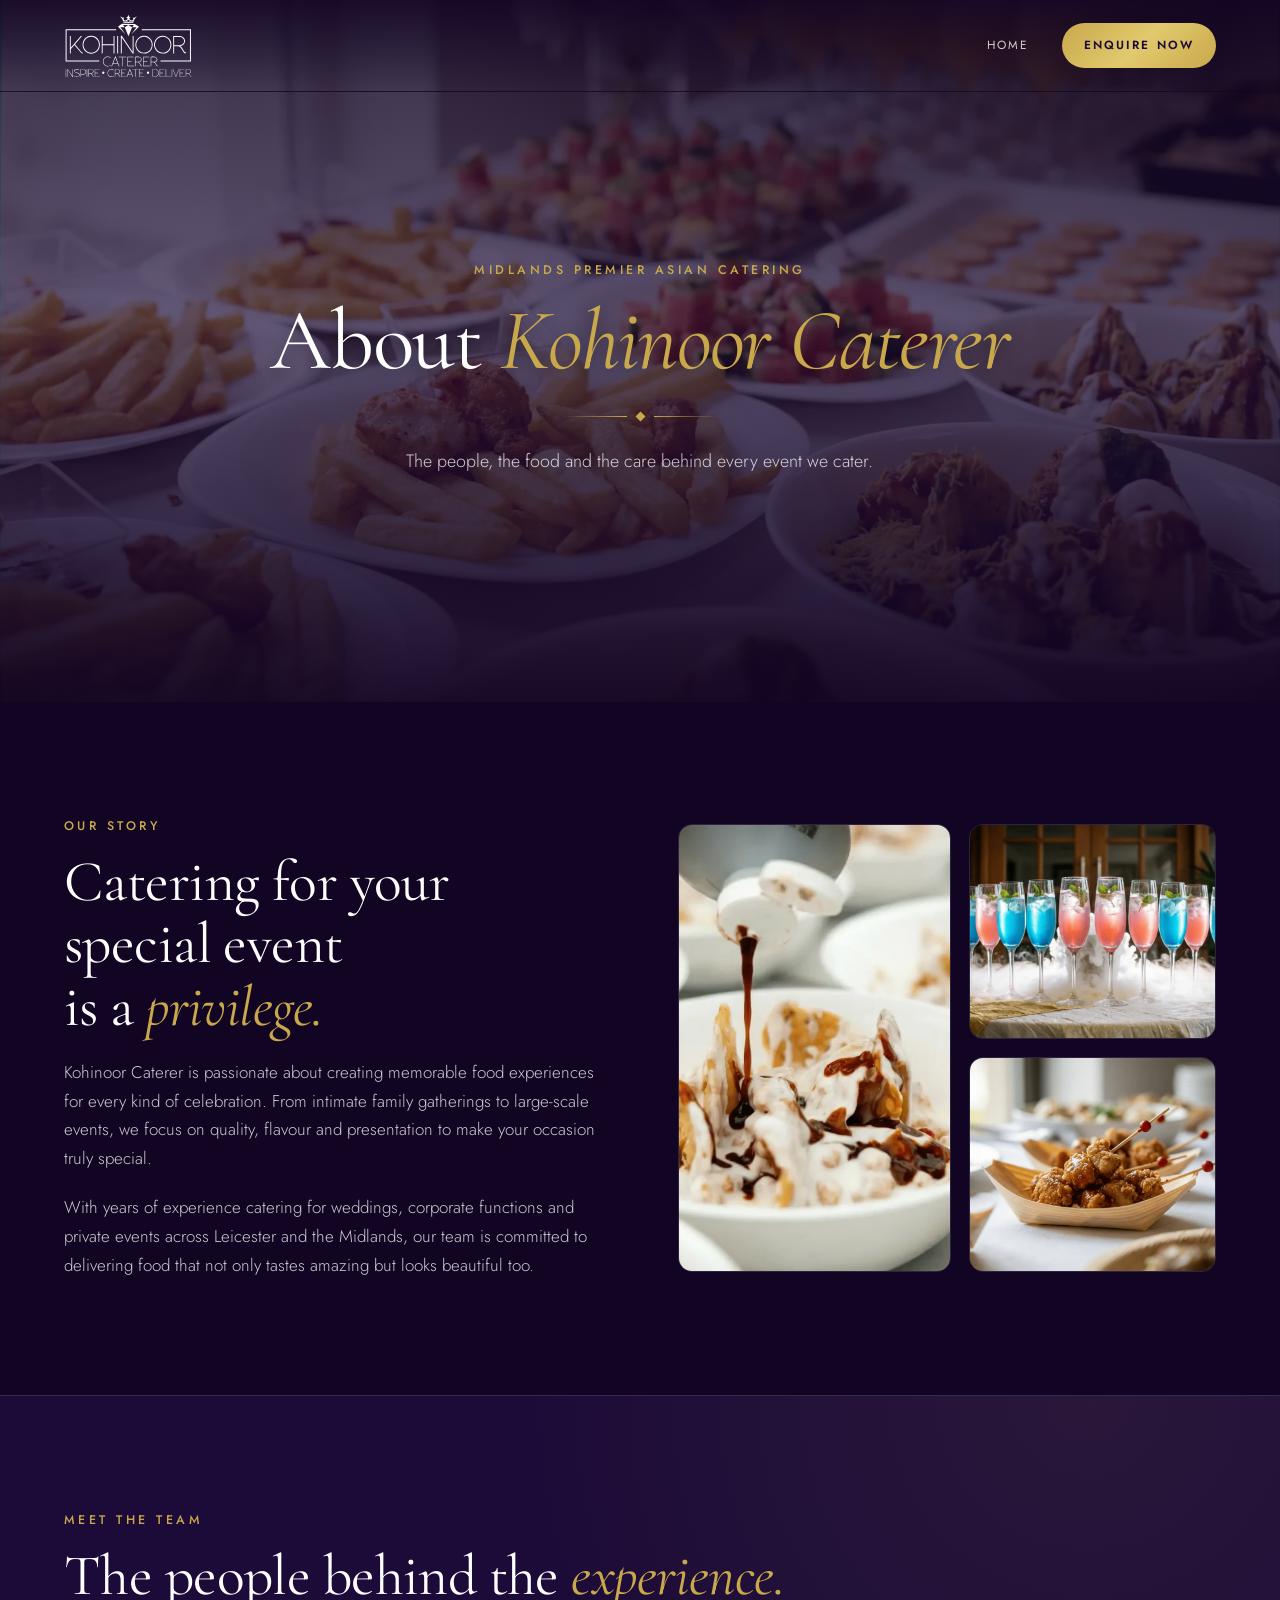
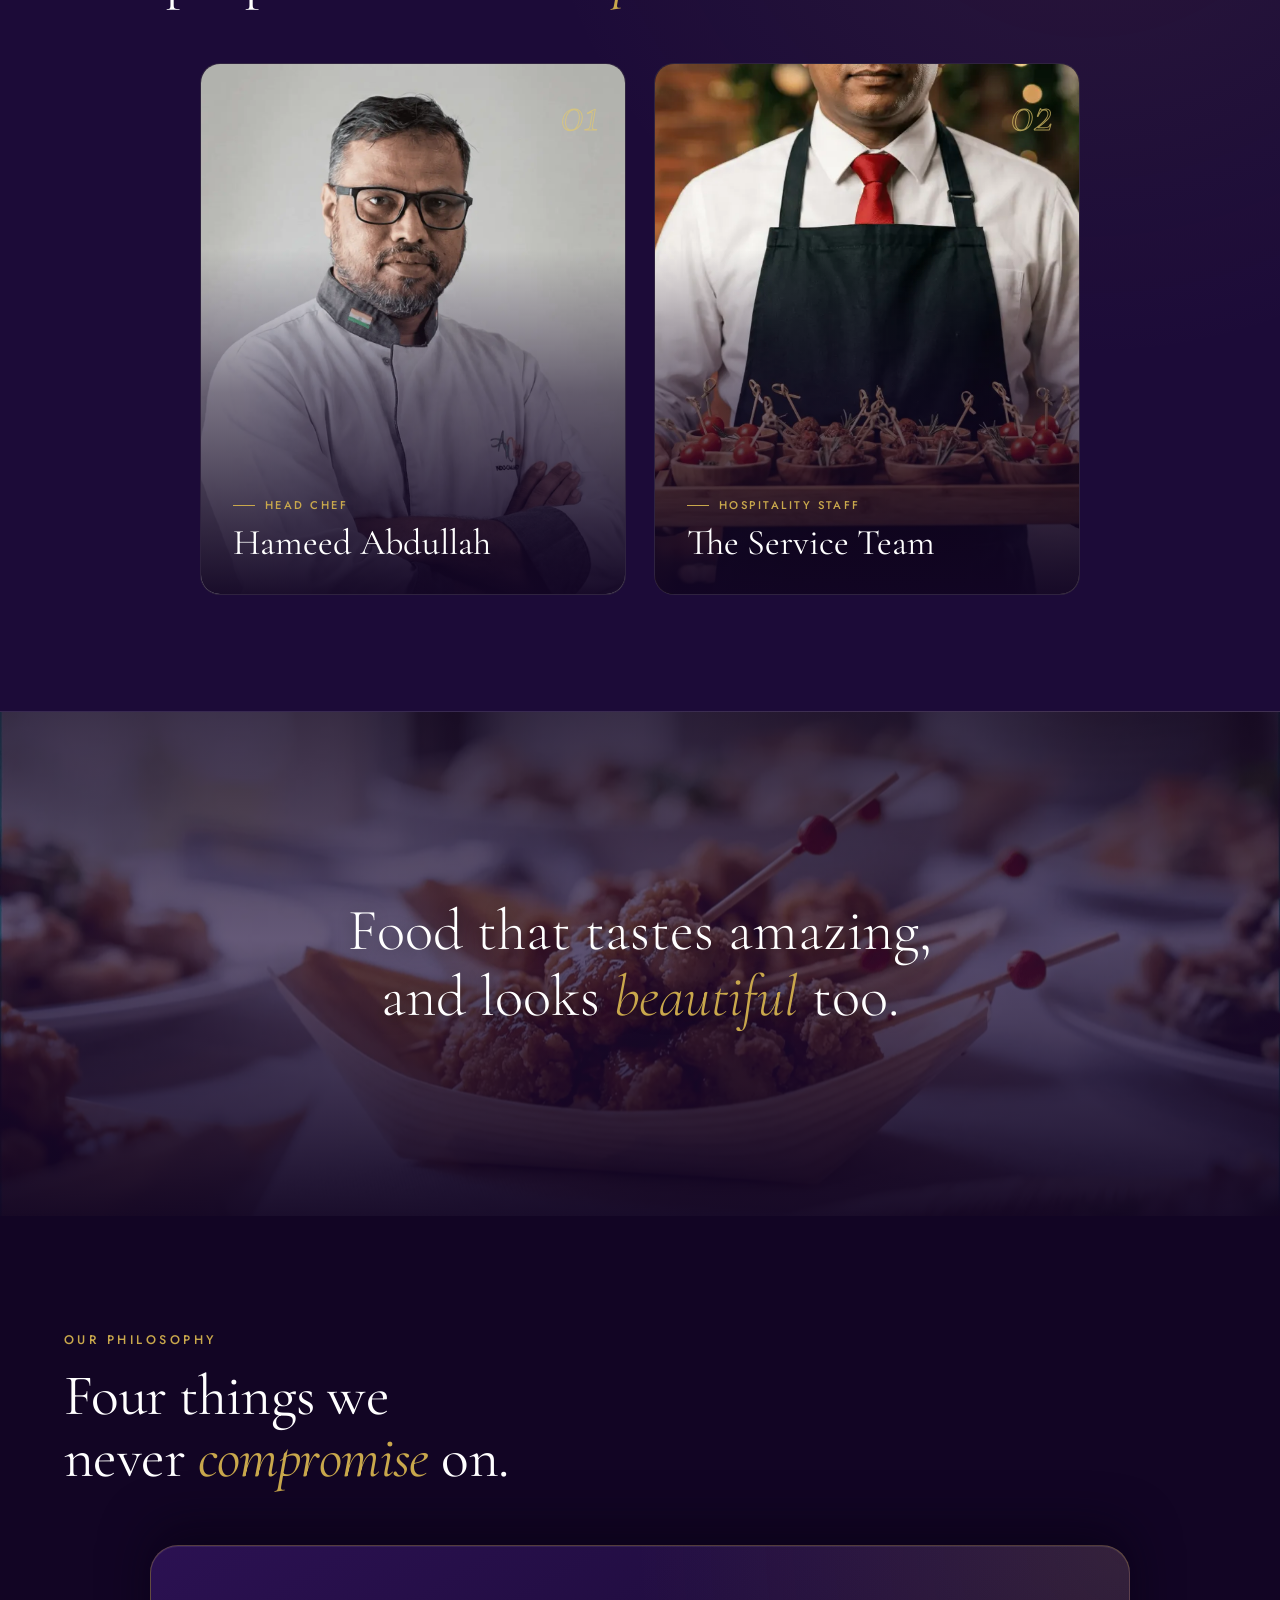
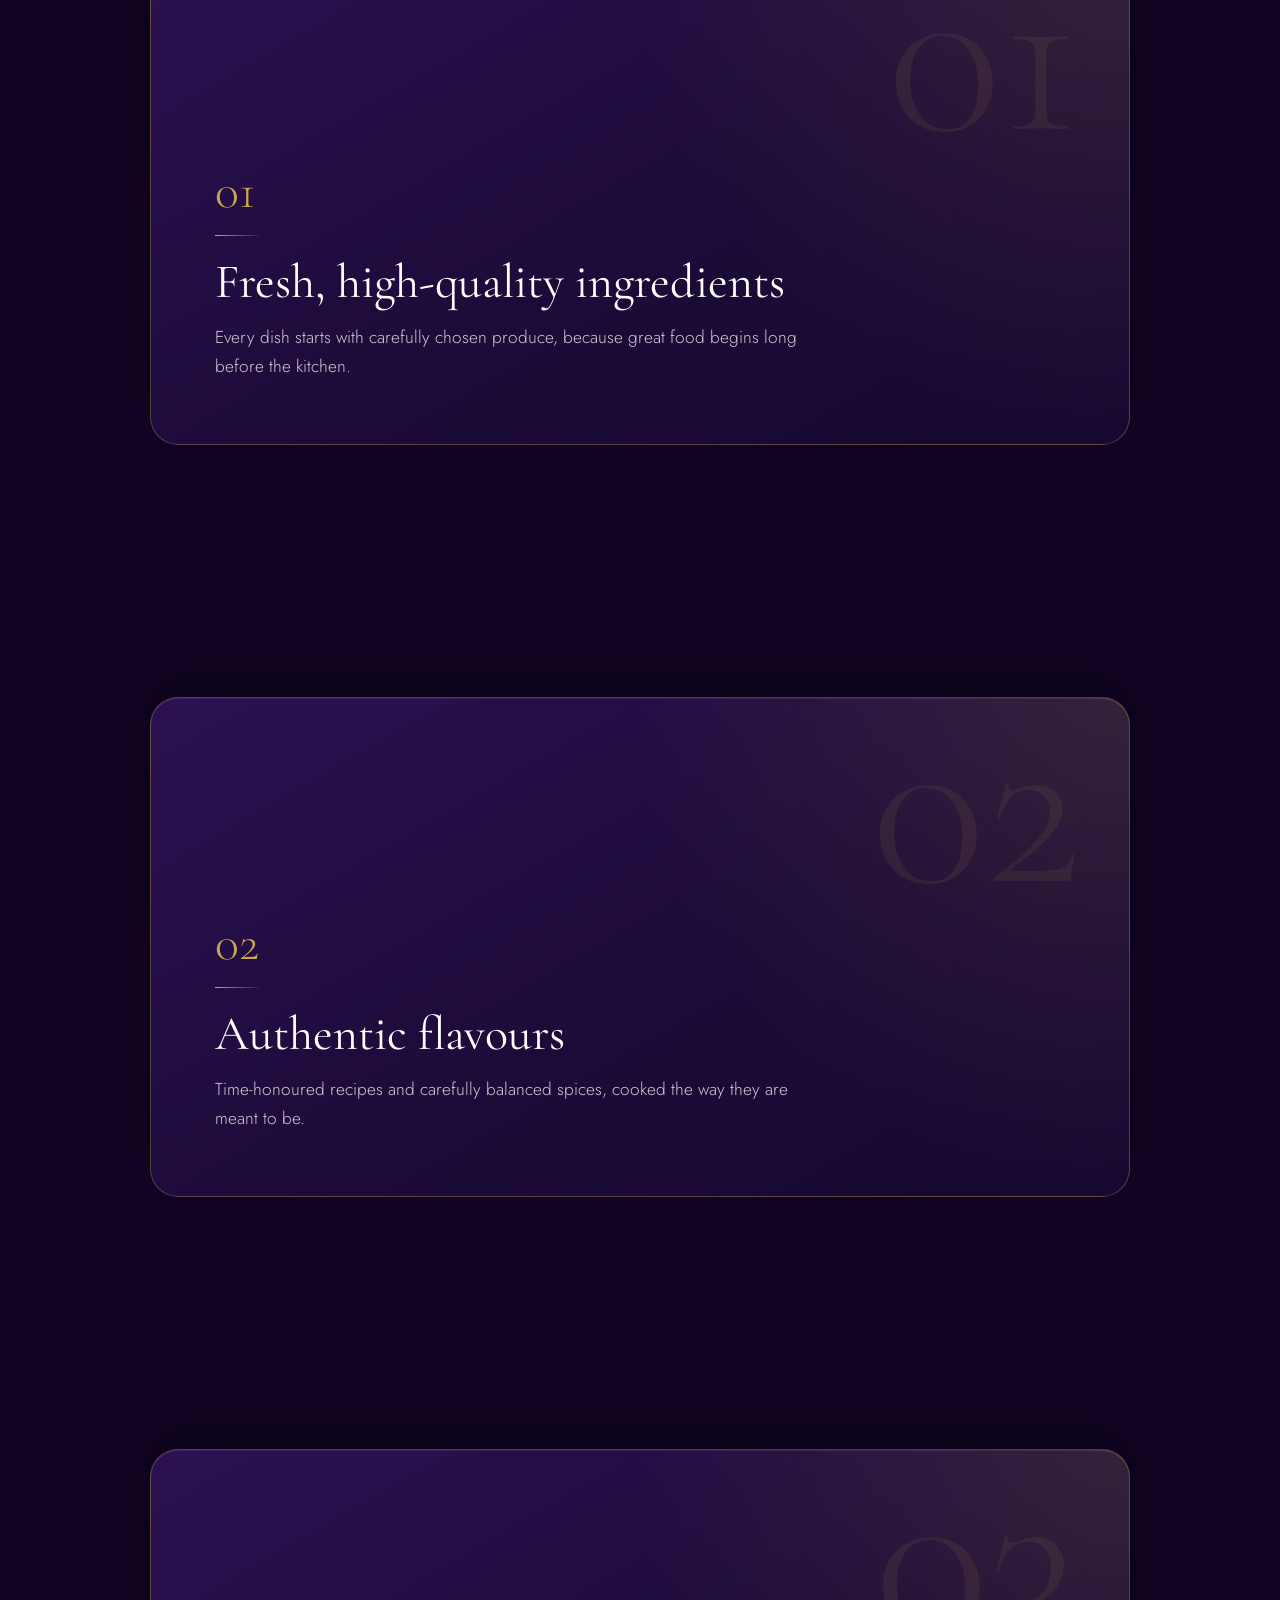
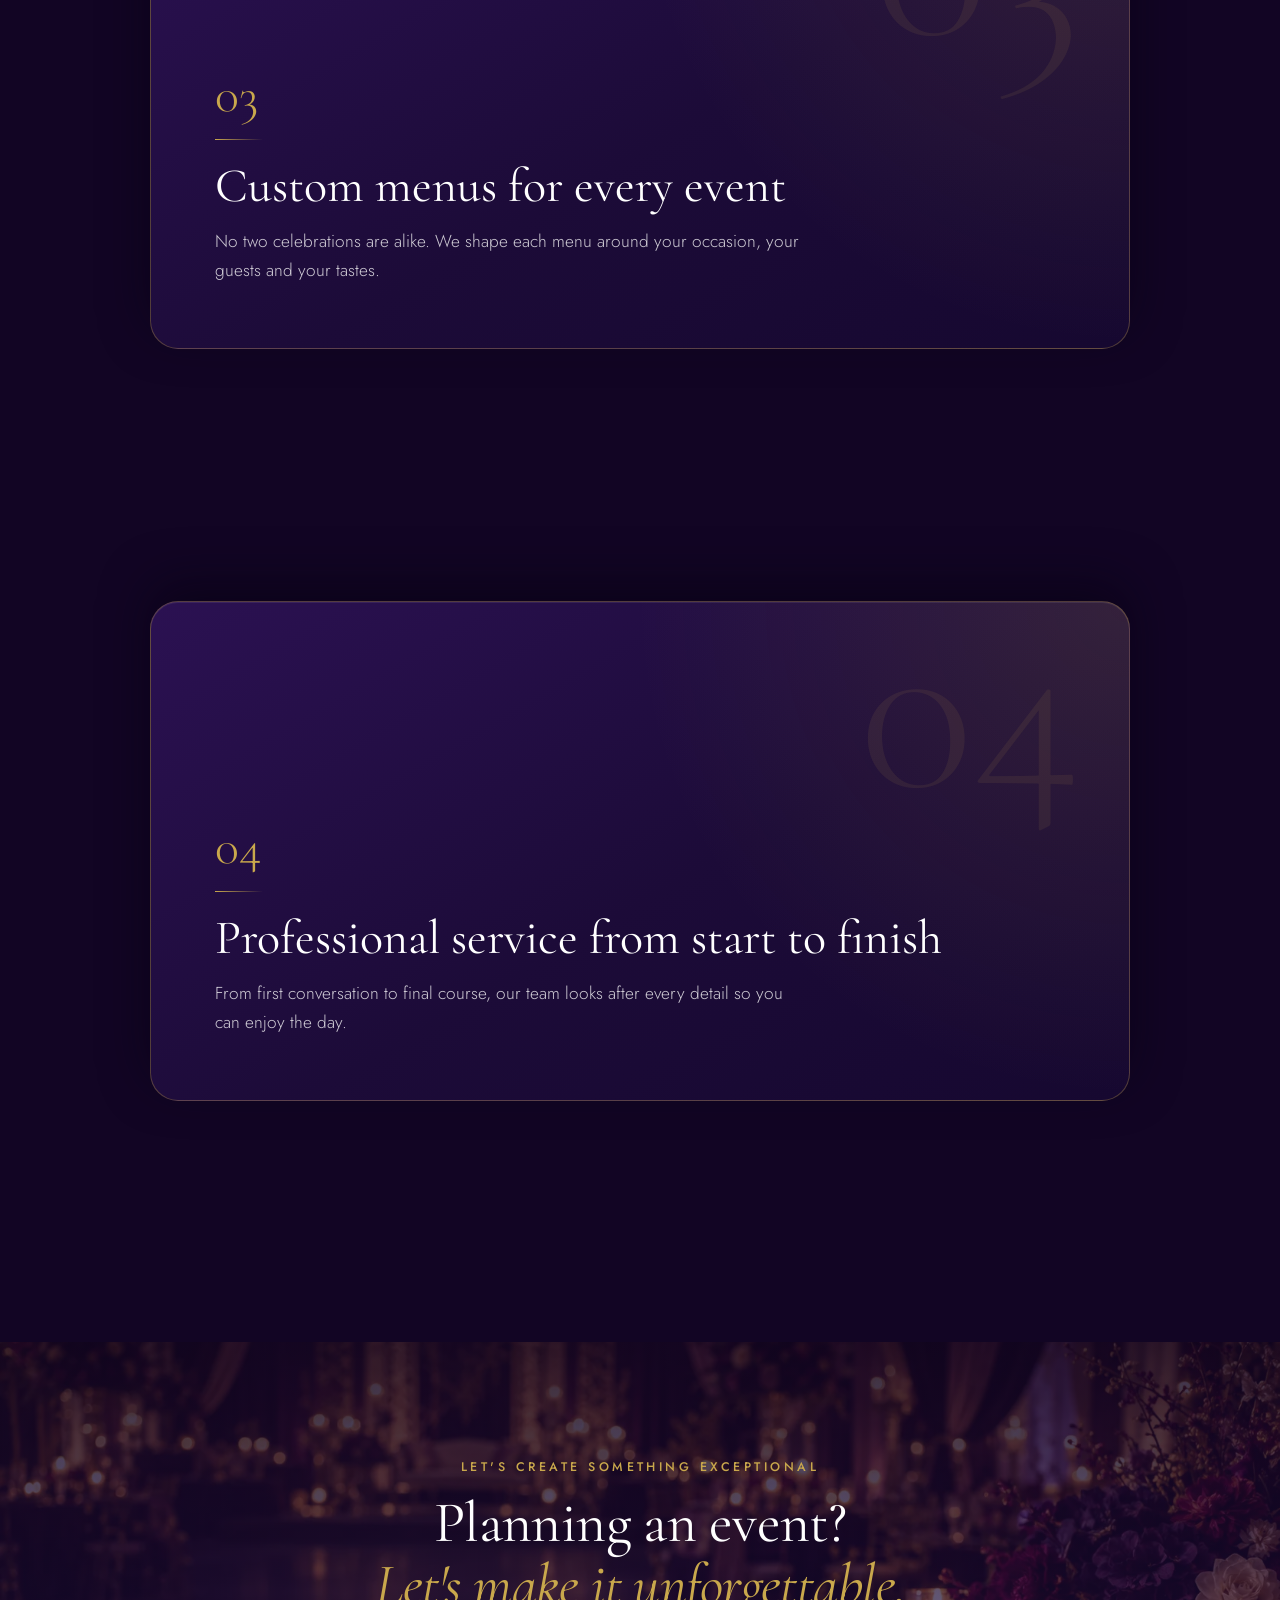
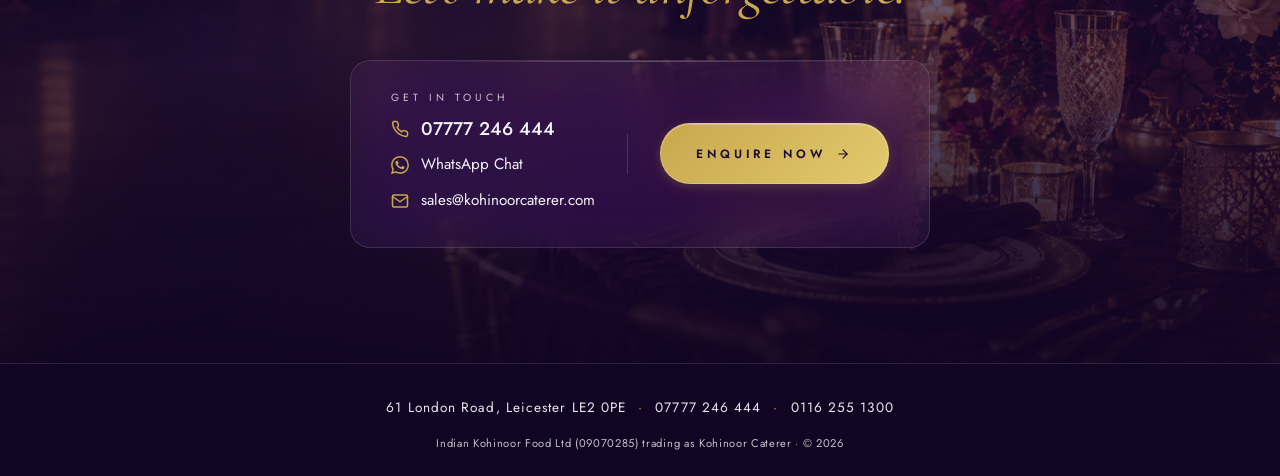
<file: about.html>
<!DOCTYPE html>
<html lang="en">

<head>
  <meta charset="UTF-8">
  <meta name="viewport" content="width=device-width, initial-scale=1.0, viewport-fit=cover">

  <!-- Primary Meta Tags -->
  <title>About Us — Kohinoor Caterer | Asian Catering in Leicester &amp; the Midlands</title>
  <meta name="description"
    content="Meet the team behind Kohinoor Caterer. Fresh ingredients, authentic flavours and professional service for weddings, private events and corporate functions across the Midlands.">
  <meta name="robots" content="index, follow">
  <meta name="theme-color" content="#1C0B38">
  <link rel="canonical" href="https://www.kohinoorcaterer.com/about.html">

  <!-- Open Graph / Social -->
  <meta property="og:title" content="About Us — Kohinoor Caterer">
  <meta property="og:description"
    content="Meet the team behind Kohinoor Caterer. Fresh ingredients, authentic flavours and professional service across the Midlands.">
  <meta property="og:type" content="website">
  <meta property="og:url" content="https://www.kohinoorcaterer.com/about.html">
  <meta property="og:image" content="https://www.kohinoorcaterer.com/assets/images/KC.png">
  <meta name="twitter:card" content="summary_large_image">

  <!-- Performance Hints -->
  <link rel="preconnect" href="https://fonts.googleapis.com">
  <link rel="preconnect" href="https://fonts.gstatic.com" crossorigin>
  <link rel="preload" href="assets/images/about/hero-buffet.webp" as="image">

  <!-- Fonts -->
  <link
    href="https://fonts.googleapis.com/css2?family=Cormorant+Garamond:ital,wght@0,300;0,400;0,500;1,300;1,400&family=Jost:wght@200;300;400;500;600&display=swap"
    rel="stylesheet" media="print" onload="this.media='all'">
  <noscript>
    <link
      href="https://fonts.googleapis.com/css2?family=Cormorant+Garamond:ital,wght@0,300;0,400;0,500;1,300;1,400&family=Jost:wght@200;300;400;500;600&display=swap"
      rel="stylesheet">
  </noscript>

  <!-- Favicon -->
  <link rel="icon" type="image/png" href="assets/images/KC.png">

  <!-- Stylesheet -->
  <link rel="stylesheet" href="assets/css/about.css?v=20261004-1">

  <!-- Scroll reveals only hide content when JS is available -->
  <script>document.documentElement.classList.add('js');</script>
</head>

<body>

  <a href="#main" class="skip-link">Skip to content</a>

  <!-- Header -->
  <header class="site-header">
    <a href="index.html" class="header-logo" aria-label="Kohinoor Caterer — Home">
      <img src="assets/images/KohinoorCaterer.svg" alt="Kohinoor Caterer" width="130" height="70">
    </a>
    <nav class="header-nav" aria-label="Primary">
      <a href="index.html" class="header-link">Home</a>
      <a href="#contact" class="header-cta">Enquire Now</a>
    </nav>
  </header>

  <main id="main">

    <!-- SECTION 1: Hero -->
    <section class="hero">
      <img class="section-bg" src="assets/images/about/hero-buffet.webp" alt="" width="1920" height="1072"
        fetchpriority="high">
      <div class="container hero-inner">
        <p class="eyebrow">Midlands Premier Asian Catering</p>
        <h1 class="hero-title">About <em>Kohinoor Caterer</em></h1>
        <div class="ornament" aria-hidden="true"><i></i><b></b><i></i></div>
        <p class="hero-lede">The people, the food and the care behind every event we cater.</p>
      </div>
    </section>

    <!-- SECTION 2: Our Story -->
    <section class="section story" aria-labelledby="story-title">
      <div class="container story-grid">
        <div class="story-copy reveal">
          <p class="eyebrow">Our Story</p>
          <h2 class="section-title" id="story-title">Catering for your special event is a <em>privilege.</em></h2>
          <p>
            Kohinoor Caterer is passionate about creating memorable food experiences for every kind of
            celebration. From intimate family gatherings to large-scale events, we focus on quality,
            flavour and presentation to make your occasion truly special.
          </p>
          <p>
            With years of experience catering for weddings, corporate functions and private events across
            Leicester and the Midlands, our team is committed to delivering food that not only tastes
            amazing but looks beautiful too.
          </p>
        </div>
        <div class="story-gallery reveal">
          <img class="gallery-tall" src="assets/images/about/dessert-service.webp"
            alt="Desserts being finished with sauce before service" width="1400" height="781" loading="lazy">
          <img src="assets/images/about/drinks-reception.webp"
            alt="Welcome drinks lined up for a reception" width="1200" height="670" loading="lazy">
          <img src="assets/images/IMG_4219-scaled.webp"
            alt="Canapés served in wooden boats" width="2560" height="1429" loading="lazy">
        </div>
      </div>
    </section>

    <!-- SECTION 3: Meet the Team -->
    <section class="section team" aria-labelledby="team-title">
      <div class="container">
        <div class="section-head reveal">
          <p class="eyebrow">Meet the Team</p>
          <h2 class="section-title" id="team-title">The people behind the <em>experience.</em></h2>
        </div>
        <ul class="team-grid">
          <li class="team-card reveal">
            <div class="team-card-inner">
              <img src="assets/images/team/hameed-abdullah.webp" alt="Hameed Abdullah" width="1449" height="1418"
                loading="lazy">
              <span class="team-index" aria-hidden="true">01</span>
              <div class="team-body">
                <p class="team-role">Head Chef</p>
                <h3>Hameed Abdullah</h3>
                <p class="team-bio">Leads the kitchen, shaping every menu and overseeing each dish from preparation to service.</p>
              </div>
            </div>
          </li>
          <li class="team-card reveal">
            <div class="team-card-inner">
              <img src="assets/images/team/service-team.webp" alt="A member of the service team carrying a tray of canapés"
                width="1400" height="781" loading="lazy">
              <span class="team-index" aria-hidden="true">02</span>
              <div class="team-body">
                <p class="team-role">Hospitality Staff</p>
                <h3>The Service Team</h3>
                <p class="team-bio">The friendly, professional team who look after you and your guests throughout the event.</p>
              </div>
            </div>
          </li>
        </ul>
      </div>
    </section>

    <!-- SECTION 4: Film Band -->
    <section class="film" aria-label="Our food">
      <video class="section-bg" muted loop playsinline preload="none" poster="assets/images/IMG_4219-scaled.webp"
        aria-hidden="true">
        <source src="assets/video/An-Najeebkohinoor-1.mp4" type="video/mp4">
      </video>
      <div class="container reveal">
        <p class="film-quote">Food that tastes amazing, and looks <em>beautiful</em> too.</p>
      </div>
    </section>

    <!-- SECTION 5: Our Philosophy -->
    <section class="section philosophy" aria-labelledby="philosophy-title">
      <div class="container">
        <div class="section-head reveal">
          <p class="eyebrow">Our Philosophy</p>
          <h2 class="section-title" id="philosophy-title">Four things we never <em>compromise</em> on.</h2>
        </div>
        <ol class="philosophy-stack">
          <li class="philosophy-card" data-num="01" style="--i: 0">
            <span class="philosophy-num" aria-hidden="true">01</span>
            <h3>Fresh, high-quality ingredients</h3>
            <p>Every dish starts with carefully chosen produce, because great food begins long before the kitchen.</p>
          </li>
          <li class="philosophy-card" data-num="02" style="--i: 1">
            <span class="philosophy-num" aria-hidden="true">02</span>
            <h3>Authentic flavours</h3>
            <p>Time-honoured recipes and carefully balanced spices, cooked the way they are meant to be.</p>
          </li>
          <li class="philosophy-card" data-num="03" style="--i: 2">
            <span class="philosophy-num" aria-hidden="true">03</span>
            <h3>Custom menus for every event</h3>
            <p>No two celebrations are alike. We shape each menu around your occasion, your guests and your tastes.</p>
          </li>
          <li class="philosophy-card" data-num="04" style="--i: 3">
            <span class="philosophy-num" aria-hidden="true">04</span>
            <h3>Professional service from start to finish</h3>
            <p>From first conversation to final course, our team looks after every detail so you can enjoy the day.</p>
          </li>
        </ol>
      </div>
    </section>

    <!-- SECTION 6: Call to Action -->
    <section class="cta" id="contact" aria-labelledby="cta-title">
      <img class="section-bg" src="assets/images/about/event-table.webp" alt="" width="1672" height="941"
        loading="lazy">
      <div class="container cta-inner reveal">
        <p class="eyebrow">Let's Create Something Exceptional</p>
        <h2 class="section-title" id="cta-title">Planning an event? <em>Let's make it unforgettable.</em></h2>

        <div class="cta-surface">
          <div class="cta-left">
            <span class="micro-label">GET IN TOUCH</span>
            <a href="tel:07777246444" class="cta-link cta-phone">
              <svg class="cta-icon" width="18" height="18" viewBox="0 0 24 24" fill="none" stroke="currentColor" stroke-width="2" stroke-linecap="round" stroke-linejoin="round" aria-hidden="true">
                <path d="M22 16.92v3a2 2 0 01-2.18 2 19.79 19.79 0 01-8.63-3.07 19.5 19.5 0 01-6-6 19.79 19.79 0 01-3.07-8.67A2 2 0 014.11 2h3a2 2 0 012 1.72 12.84 12.84 0 00.7 2.81 2 2 0 01-.45 2.11L8.09 9.91a16 16 0 006 6l1.27-1.27a2 2 0 012.11-.45 12.84 12.84 0 002.81.7A2 2 0 0122 16.92z"/>
              </svg>
              07777 246 444
            </a>
            <a href="https://wa.me/447777246444" target="_blank" rel="noopener noreferrer" class="cta-link">
              <svg class="cta-icon" width="18" height="18" viewBox="0 0 24 24" fill="currentColor" aria-hidden="true">
                <path d="M17.472 14.382c-.297-.149-1.758-.867-2.03-.967-.273-.099-.471-.148-.67.15-.197.297-.767.966-.94 1.164-.173.199-.347.223-.644.075-.297-.15-1.255-.463-2.39-1.475-.883-.788-1.48-1.761-1.653-2.059-.173-.297-.018-.458.13-.606.134-.133.298-.347.446-.52.149-.174.198-.298.298-.497.099-.198.05-.371-.025-.52-.075-.149-.669-1.612-.916-2.207-.242-.579-.487-.5-.669-.51-.173-.008-.371-.01-.57-.01-.198 0-.52.074-.792.372-.272.297-1.04 1.016-1.04 2.479 0 1.462 1.065 2.875 1.213 3.074.149.198 2.096 3.2 5.077 4.487.709.306 1.262.489 1.694.625.712.227 1.36.195 1.871.118.571-.085 1.758-.719 2.006-1.413.248-.694.248-1.289.173-1.413-.074-.124-.272-.198-.57-.347m-5.421 7.403h-.004a9.87 9.87 0 01-5.031-1.378l-.361-.214-3.741.982.998-3.648-.235-.374a9.86 9.86 0 01-1.51-5.26c.001-5.45 4.436-9.884 9.888-9.884 2.64 0 5.122 1.03 6.988 2.898a9.825 9.825 0 012.893 6.994c-.003 5.45-4.437 9.884-9.885 9.884m8.413-18.297A11.815 11.815 0 0012.05 0C5.495 0 .16 5.335.157 11.892c0 2.096.547 4.142 1.588 5.945L0 24l6.335-1.662c1.72.94 3.659 1.437 5.634 1.437h.005c6.558 0 11.897-5.335 11.9-11.894a11.83 11.83 0 00-3.481-8.413z"/>
              </svg>
              WhatsApp Chat
            </a>
            <a href="mailto:sales@kohinoorcaterer.com" class="cta-link cta-email">
              <svg class="cta-icon" width="18" height="18" viewBox="0 0 24 24" fill="none" stroke="currentColor" stroke-width="2" stroke-linecap="round" stroke-linejoin="round" aria-hidden="true">
                <path d="M4 4h16c1.1 0 2 .9 2 2v12c0 1.1-.9 2-2 2H4c-1.1 0-2-.9-2-2V6c0-1.1.9-2 2-2z"/>
                <polyline points="22,6 12,13 2,6"/>
              </svg>
              sales@kohinoorcaterer.com
            </a>
          </div>
          <div class="cta-separator"></div>
          <div class="cta-right">
            <a href="tel:07777246444" class="enquire-btn">
              Enquire Now
              <span class="btn-arrow">
                <svg viewBox="0 0 24 24" aria-hidden="true">
                  <line x1="5" y1="12" x2="19" y2="12" />
                  <polyline points="12 5 19 12 12 19" />
                </svg>
              </span>
            </a>
          </div>
        </div>
      </div>
    </section>

  </main>

  <!-- Footer -->
  <footer class="site-footer">
    <address class="contact-strip">
      <a href="https://maps.app.goo.gl/6rArb9ir4pgoaXaEA" target="_blank" rel="noopener">61 London Road, Leicester
        LE2 0PE</a>
      <span class="gold-dot" aria-hidden="true">·</span>
      <a href="tel:07777246444">07777 246 444</a>
      <span class="gold-dot" aria-hidden="true">·</span>
      <a href="tel:01162551300">0116 255 1300</a>
    </address>
    <p class="legal">
      Indian Kohinoor Food Ltd (09070285) trading as Kohinoor Caterer <span class="gold-dot" aria-hidden="true">·</span> &copy; 2026
    </p>
  </footer>

  <!-- App Script -->
  <script src="assets/js/about.js" defer></script>
</body>

</html>
</file>
<file: assets/css/about.css>
/* ═══════════════════════════════════════
   KOHINOOR CATERER — ABOUT PAGE
   Architecture: Fluid, normal document flow
   Shares tokens and CTA styling with style.css
   ═══════════════════════════════════════ */

:root {
  --purple: #1C0B38;
  --purple-deep: #120524;
  --gold: #C9A84C;
  --gold-light: #E2C96D;
  --white: #FFFFFF;
  --muted: rgba(255, 255, 255, 0.78);
  --hairline: rgba(255, 255, 255, 0.12);
  --sans: 'Jost', sans-serif;
  --serif: 'Cormorant Garamond', serif;

  --gutter: clamp(20px, 5vw, 64px);
  --section-space: clamp(64px, 9vw, 128px);
  --header-height: clamp(68px, 9vw, 92px);
}

*, *::before, *::after {
  margin: 0;
  padding: 0;
  box-sizing: border-box;
}

html {
  font-size: 16px;
  background-color: var(--purple-deep);
  scroll-behavior: smooth;
  scroll-padding-top: var(--header-height);
  -webkit-text-size-adjust: 100%;
}

body {
  font-family: var(--sans);
  font-weight: 300;
  line-height: 1.7;
  background-color: var(--purple-deep);
  color: var(--white);
  overflow-x: hidden;
  -webkit-font-smoothing: antialiased;
  -moz-osx-font-smoothing: grayscale;
}

img, video {
  display: block;
  max-width: 100%;
}

ul, ol {
  list-style: none;
}

a {
  color: inherit;
  text-decoration: none;
}

a:focus-visible {
  border-radius: 4px;
  outline: 2px solid var(--gold);
  outline-offset: 4px;
}

.gold-dot {
  color: var(--gold);
}

.skip-link {
  position: fixed;
  top: 8px;
  left: 8px;
  z-index: 100;
  padding: 10px 16px;
  background: var(--gold);
  color: var(--purple-deep);
  font-weight: 500;
  border-radius: 6px;
  transform: translateY(-200%);
}
.skip-link:focus {
  transform: none;
}

/* ═══════════════════════════════════════
   SHARED BUILDING BLOCKS
   ═══════════════════════════════════════ */

.container {
  width: 100%;
  max-width: calc(1180px + var(--gutter) * 2);
  margin-inline: auto;
  padding-inline: max(var(--gutter), env(safe-area-inset-left)) max(var(--gutter), env(safe-area-inset-right));
}

.section {
  padding-block: var(--section-space);
}

.eyebrow {
  font-weight: 500;
  font-size: clamp(0.66rem, 0.6rem + 0.25vw, 0.78rem);
  line-height: 1.6;
  letter-spacing: 0.28em;
  text-transform: uppercase;
  color: var(--gold);
}

.section-title {
  font-family: var(--serif);
  font-weight: 400;
  font-size: clamp(2rem, 1.3rem + 3vw, 3.6rem);
  line-height: 1.08;
  letter-spacing: -0.01em;
  margin-top: 14px;
  text-wrap: balance;
}
.section-title em,
.hero-title em,
.film-quote em {
  font-style: italic;
  color: var(--gold);
}

.section-head {
  max-width: 720px;
  margin-bottom: clamp(32px, 5vw, 56px);
}

/* Full-bleed media sitting behind a section's content */
.section-bg {
  position: absolute;
  inset: 0;
  z-index: -2;
  width: 100%;
  height: 100%;
  object-fit: cover;
}

.ornament {
  display: flex;
  justify-content: center;
  align-items: center;
  gap: 10px;
}
.ornament i {
  width: 64px;
  height: 1px;
  background: linear-gradient(90deg, transparent, var(--gold));
}
.ornament i:last-child {
  background: linear-gradient(90deg, var(--gold), transparent);
}
.ornament b {
  width: 7px;
  height: 7px;
  background: var(--gold);
  transform: rotate(45deg);
}

/* Scroll reveal — content is only hidden when JS is running */
.js .reveal {
  opacity: 0;
  transform: translateY(24px);
  transition: opacity 0.8s ease, transform 0.8s cubic-bezier(0.22, 0.61, 0.36, 1);
}
.js .reveal.is-visible {
  opacity: 1;
  transform: none;
}
.team-card:nth-child(2) { transition-delay: 0.1s; }
.team-card:nth-child(3) { transition-delay: 0.2s; }

/* ═══════════════════════════════════════
   HEADER
   ═══════════════════════════════════════ */

.site-header {
  position: fixed;
  top: 0;
  left: 0;
  z-index: 50;
  width: 100%;
  height: var(--header-height);
  padding-inline: max(var(--gutter), env(safe-area-inset-left)) max(var(--gutter), env(safe-area-inset-right));
  display: flex;
  align-items: center;
  justify-content: space-between;
  gap: 16px;
  background: linear-gradient(rgba(18, 5, 36, 0.8), transparent);
  border-bottom: 1px solid transparent;
  transition: background-color 0.4s ease, border-color 0.4s ease;
}
.site-header.scrolled {
  background-color: rgba(18, 5, 36, 0.92);
  border-bottom-color: var(--hairline);
  -webkit-backdrop-filter: blur(12px);
  backdrop-filter: blur(12px);
}

.header-logo {
  flex-shrink: 0;
}
.header-logo img {
  width: auto;
  height: calc(var(--header-height) - 24px);
  filter: brightness(0) invert(1);
}

.header-nav {
  display: flex;
  align-items: center;
  gap: clamp(14px, 3vw, 32px);
}

.header-link,
.header-cta {
  font-size: clamp(0.64rem, 0.58rem + 0.25vw, 0.74rem);
  letter-spacing: 0.18em;
  text-transform: uppercase;
  white-space: nowrap;
}

.header-link {
  font-weight: 400;
  color: rgba(255, 255, 255, 0.8);
  padding-block: 12px;
  transition: color 0.3s ease;
}
.header-link:hover {
  color: var(--gold);
}

.header-cta {
  font-weight: 600;
  padding: 12px clamp(14px, 2vw, 22px);
  border-radius: 30px;
  background: linear-gradient(135deg, var(--gold) 0%, var(--gold-light) 50%, var(--gold) 100%);
  color: var(--purple);
  transition: transform 0.3s ease, box-shadow 0.3s ease;
}
.header-cta:hover {
  transform: translateY(-2px);
  box-shadow: 0 8px 24px rgba(201, 168, 76, 0.25);
}

/* ═══════════════════════════════════════
   SECTION 1: HERO
   ═══════════════════════════════════════ */

.hero {
  position: relative;
  isolation: isolate;
  min-height: clamp(440px, 78svh, 820px);
  padding-block: calc(var(--header-height) + 40px) clamp(48px, 8vw, 96px);
  display: grid;
  place-items: center;
  text-align: center;
  overflow: hidden;
}
.hero::after,
.film::after,
.cta::after {
  content: '';
  position: absolute;
  inset: 0;
  z-index: -1;
  background: linear-gradient(
    180deg,
    rgba(18, 5, 36, 0.82) 0%,
    rgba(28, 11, 56, 0.68) 45%,
    rgba(18, 5, 36, 0.96) 100%
  );
}

.hero-title {
  font-family: var(--serif);
  font-weight: 400;
  font-size: clamp(2.5rem, 1.4rem + 5.4vw, 5.4rem);
  line-height: 1.02;
  letter-spacing: -0.015em;
  margin-block: 16px 28px;
  text-shadow: 0 4px 16px rgba(0, 0, 0, 0.4);
  text-wrap: balance;
}

.hero-lede {
  max-width: 34em;
  margin: 26px auto 0;
  font-size: clamp(0.95rem, 0.88rem + 0.35vw, 1.12rem);
  color: var(--muted);
}

/* ═══════════════════════════════════════
   SECTION 2: OUR STORY
   ═══════════════════════════════════════ */

.story-grid {
  display: grid;
  gap: clamp(40px, 6vw, 88px);
  align-items: center;
}

.story-copy p:not(.eyebrow) {
  max-width: 34em;
  margin-top: 20px;
  font-size: clamp(0.95rem, 0.9rem + 0.25vw, 1.06rem);
  color: var(--muted);
}

.story-gallery {
  display: grid;
  grid-template-columns: 1.1fr 1fr;
  grid-template-rows: 1fr 1fr;
  gap: clamp(10px, 1.6vw, 18px);
  aspect-ratio: 6 / 5;
  width: 100%;
  max-width: 620px;
  margin-inline: auto;
}
.story-gallery img {
  width: 100%;
  height: 100%;
  min-height: 0;
  object-fit: cover;
  border-radius: 14px;
  border: 1px solid var(--hairline);
}
.story-gallery .gallery-tall {
  grid-row: span 2;
}

@media (min-width: 900px) {
  .story-grid {
    grid-template-columns: minmax(0, 1fr) minmax(0, 1fr);
  }
  .story-gallery {
    margin-inline: 0 auto;
    justify-self: end;
  }
}

/* ═══════════════════════════════════════
   SECTION 3: MEET THE TEAM
   ═══════════════════════════════════════ */

.team {
  background:
    radial-gradient(circle at 85% 0%, rgba(201, 168, 76, 0.08), transparent 40%),
    var(--purple);
  border-block: 1px solid var(--hairline);
}

.team-grid {
  display: grid;
  gap: clamp(16px, 2.4vw, 28px);
  max-width: 440px;
  margin-inline: auto;
}

/* Outer li carries the scroll reveal; the inner wrapper carries the tilt */
.team-card {
  perspective: 1000px;
}
.team-card-inner {
  --rx: 0deg;
  --ry: 0deg;
  --mx: 50%;
  --my: 30%;
  position: relative;
  isolation: isolate;
  aspect-ratio: 4 / 5;
  border-radius: 20px;
  overflow: hidden;
  background: var(--purple-deep);
  border: 1px solid var(--hairline);
  transform: rotateX(var(--rx)) rotateY(var(--ry));
  transition: transform 0.5s cubic-bezier(0.22, 0.61, 0.36, 1), border-color 0.4s ease, box-shadow 0.4s ease;
}
.team-card-inner.is-tilting {
  transition: transform 0.12s linear, border-color 0.4s ease, box-shadow 0.4s ease;
}
.team-card-inner img {
  position: absolute;
  inset: 0;
  width: 100%;
  height: 100%;
  object-fit: cover;
  object-position: center 22%;
  z-index: -2;
  transition: transform 0.9s cubic-bezier(0.22, 0.61, 0.36, 1), filter 0.6s ease;
}
/* Shade for legibility + gold spotlight that follows the pointer */
.team-card-inner::before,
.team-card-inner::after {
  content: '';
  position: absolute;
  inset: 0;
  pointer-events: none;
}
.team-card-inner::before {
  z-index: -1;
  background: linear-gradient(to top, rgba(18, 5, 36, 0.96) 0%, rgba(18, 5, 36, 0.55) 38%, rgba(18, 5, 36, 0) 65%);
}
.team-card-inner::after {
  background: radial-gradient(circle at var(--mx) var(--my), rgba(226, 201, 109, 0.22), transparent 45%);
  opacity: 0;
  transition: opacity 0.4s ease;
}

.team-index {
  position: absolute;
  top: clamp(16px, 2vw, 24px);
  right: clamp(18px, 2.2vw, 26px);
  font-family: var(--serif);
  font-style: italic;
  font-size: clamp(2.4rem, 2rem + 1.6vw, 3.4rem);
  line-height: 1;
  color: transparent;
  -webkit-text-stroke: 1px rgba(226, 201, 109, 0.7);
  transition: color 0.4s ease, transform 0.5s cubic-bezier(0.22, 0.61, 0.36, 1);
}

.team-body {
  position: absolute;
  inset: auto 0 0;
  padding: clamp(20px, 2.6vw, 32px);
}
.team-role {
  display: inline-flex;
  align-items: center;
  gap: 10px;
  font-weight: 500;
  font-size: 0.7rem;
  letter-spacing: 0.22em;
  text-transform: uppercase;
  color: var(--gold);
}
.team-role::before {
  content: '';
  width: 22px;
  height: 1px;
  background: var(--gold);
  transition: width 0.5s cubic-bezier(0.22, 0.61, 0.36, 1);
}
.team-body h3 {
  margin-top: 8px;
  font-family: var(--serif);
  font-weight: 400;
  font-size: clamp(1.7rem, 1.3rem + 1.2vw, 2.3rem);
  line-height: 1.1;
}
.team-bio {
  margin-top: 12px;
  font-size: 0.94rem;
  line-height: 1.65;
  color: var(--muted);
}

/* Hover-capable devices: bio is tucked away and revealed on hover/focus */
@media (hover: hover) and (pointer: fine) {
  .team-bio {
    display: grid;
    max-height: 0;
    margin-top: 0;
    opacity: 0;
    transform: translateY(10px);
    transition: max-height 0.5s ease, margin-top 0.5s ease, opacity 0.4s ease, transform 0.5s ease;
  }
  .team-card-inner:hover,
  .team-card:focus-within .team-card-inner {
    border-color: rgba(201, 168, 76, 0.55);
    box-shadow: 0 30px 60px -20px rgba(0, 0, 0, 0.6), 0 0 40px -10px rgba(201, 168, 76, 0.35);
  }
  .team-card-inner:hover::after { opacity: 1; }
  .team-card-inner:hover img {
    transform: scale(1.07);
    filter: saturate(1.1);
  }
  .team-card-inner:hover .team-index {
    color: rgba(226, 201, 109, 0.9);
    transform: translateY(-4px);
  }
  .team-card-inner:hover .team-role::before { width: 44px; }
  .team-card-inner:hover .team-bio {
    max-height: 8em;
    margin-top: 12px;
    opacity: 1;
    transform: none;
  }
}

@media (min-width: 760px) {
  .team-grid {
    grid-template-columns: repeat(2, minmax(0, 1fr));
    max-width: 880px;
  }
}

/* ═══════════════════════════════════════
   SECTION 4: FILM BAND
   ═══════════════════════════════════════ */

.film {
  position: relative;
  isolation: isolate;
  min-height: clamp(300px, 56svh, 600px);
  padding-block: clamp(56px, 8vw, 96px);
  display: grid;
  place-items: center;
  text-align: center;
  overflow: hidden;
}

.film-quote {
  max-width: 17em;
  margin-inline: auto;
  font-family: var(--serif);
  font-weight: 300;
  font-size: clamp(1.8rem, 1.1rem + 3.2vw, 3.8rem);
  line-height: 1.12;
  text-shadow: 0 4px 16px rgba(0, 0, 0, 0.45);
  text-wrap: balance;
}

/* ═══════════════════════════════════════
   SECTION 5: OUR PHILOSOPHY
   ═══════════════════════════════════════ */

/* Stacked cards: each card pins below the header while the next one
   slides up over it. Pinning is pure CSS sticky; about.js only adds the
   depth (scale + dim) on the cards underneath. */
.philosophy-stack {
  --card-height: clamp(300px, 58svh, 500px);
  --card-peek: 14px;
  max-width: 980px;
  margin-inline: auto;
  padding-bottom: 14svh; /* Holds the final card briefly before release */
}

.philosophy-card {
  position: sticky;
  top: calc(
    var(--header-height)
    + (100svh - var(--header-height) - var(--card-height)) / 2
    - var(--card-peek) * 1.5
    + var(--i) * var(--card-peek)
  );
  min-height: var(--card-height);
  margin-bottom: 28svh;
  padding: clamp(26px, 5vw, 64px);
  display: flex;
  flex-direction: column;
  justify-content: flex-end;
  overflow: hidden;
  isolation: isolate;
  background:
    radial-gradient(circle at 100% 0%, rgba(201, 168, 76, 0.14), transparent 45%),
    linear-gradient(150deg, #2B1152 0%, var(--purple) 55%, #160830 100%);
  border: 1px solid rgba(201, 168, 76, 0.32);
  border-radius: clamp(18px, 2.4vw, 28px);
  box-shadow:
    0 -18px 48px rgba(8, 2, 18, 0.55),
    inset 0 1px 0 rgba(255, 255, 255, 0.08);
  transform: scale(var(--scale, 1));
  transform-origin: center top;
}
.philosophy-card:last-child {
  margin-bottom: 0;
}

/* Oversized numeral watermark */
.philosophy-card::before {
  content: attr(data-num);
  position: absolute;
  z-index: -1;
  top: clamp(-18px, -1vw, -6px);
  right: clamp(16px, 4vw, 48px);
  font-family: var(--serif);
  font-weight: 300;
  font-size: clamp(7rem, 4rem + 14vw, 15rem);
  line-height: 1;
  color: rgba(201, 168, 76, 0.09);
  pointer-events: none;
}

/* Dims a card as later cards stack on top of it */
.philosophy-card::after {
  content: '';
  position: absolute;
  inset: 0;
  background: var(--purple-deep);
  opacity: var(--dim, 0);
  pointer-events: none;
}

.philosophy-num {
  display: block;
  font-family: var(--serif);
  font-weight: 300;
  font-size: clamp(2.4rem, 2rem + 1.4vw, 3.2rem);
  line-height: 1;
  color: var(--gold);
}
.philosophy-num::after {
  content: '';
  display: block;
  width: 48px;
  height: 1px;
  margin-top: 18px;
  background: linear-gradient(90deg, var(--gold), transparent);
}
.philosophy-card h3 {
  max-width: 16em;
  margin-top: 20px;
  font-family: var(--serif);
  font-weight: 400;
  font-size: clamp(1.7rem, 1.1rem + 2.6vw, 3rem);
  line-height: 1.1;
  text-wrap: balance;
}
.philosophy-card p {
  max-width: 34em;
  margin-top: 14px;
  font-size: clamp(0.95rem, 0.9rem + 0.25vw, 1.08rem);
  line-height: 1.65;
  color: var(--muted);
}

/* Short viewports and reduced motion: plain stacked cards, no pinning */
@media (max-height: 520px), (prefers-reduced-motion: reduce) {
  .philosophy-stack {
    padding-bottom: 0;
  }
  .philosophy-card {
    position: relative;
    top: auto;
    min-height: 0;
    margin-bottom: 20px;
    transform: none;
    box-shadow: inset 0 1px 0 rgba(255, 255, 255, 0.08);
  }
  .philosophy-card::after {
    display: none;
  }
}

/* ═══════════════════════════════════════
   SECTION 6: CALL TO ACTION
   ═══════════════════════════════════════ */

.cta {
  position: relative;
  isolation: isolate;
  padding-block: var(--section-space);
  text-align: center;
  overflow: hidden;
}

.cta-inner {
  display: flex;
  flex-direction: column;
  align-items: center;
}
.cta .section-title {
  max-width: 16em;
  margin-bottom: clamp(28px, 4vw, 44px);
}
.cta .section-title em {
  display: block;
}

/* Liquid glass surface — mirrors the home page CTA */
.cta-surface {
  background: rgba(255, 255, 255, 0.04);
  -webkit-backdrop-filter: blur(24px) saturate(180%);
  backdrop-filter: blur(24px) saturate(180%);
  border: 0.5px solid rgba(255, 255, 255, 0.12);
  border-radius: 20px;
  padding: 28px 40px;
  display: flex;
  align-items: center;
  gap: 32px;
  position: relative;
  overflow: hidden;
  max-width: 100%;
}
.cta-surface::before {
  content: '';
  position: absolute;
  top: 0;
  left: 10%;
  width: 80%;
  height: 1px;
  background: linear-gradient(90deg, transparent, rgba(255, 255, 255, 0.25), transparent);
}

.cta-left {
  display: flex;
  flex-direction: column;
  align-items: flex-start;
  text-align: left;
  min-width: 0;
}
.micro-label {
  font-weight: 400;
  font-size: 0.65rem;
  letter-spacing: 0.38em;
  color: rgba(255, 255, 255, 0.75);
  margin-bottom: 4px;
}
.cta-link {
  font-weight: 400;
  font-size: 0.95rem;
  color: rgba(255, 255, 255, 0.95);
  display: flex;
  align-items: center;
  gap: 12px;
  min-height: 36px;
  max-width: 100%;
  overflow-wrap: anywhere;
  transition: color 0.3s cubic-bezier(0.4, 0, 0.2, 1);
}
.cta-phone {
  font-size: 1.15rem;
  font-weight: 500;
}
.cta-icon {
  flex: 0 0 18px;
  width: 18px;
  height: 18px;
  color: var(--gold);
  transition: transform 0.3s ease;
}
.cta-link:hover {
  color: var(--gold);
}
.cta-link:hover .cta-icon {
  transform: scale(1.15) rotate(5deg);
}

.cta-separator {
  flex-shrink: 0;
  width: 1px;
  height: 40px;
  background: rgba(255, 255, 255, 0.15);
}

.enquire-btn {
  background: linear-gradient(135deg, var(--gold) 0%, var(--gold-light) 50%, var(--gold) 100%);
  background-size: 200% 200%;
  color: var(--purple);
  font-weight: 600;
  font-size: 0.75rem;
  letter-spacing: 0.32em;
  text-transform: uppercase;
  white-space: nowrap;
  padding: 1.2rem 2.4rem 1.2rem 2.2rem;
  border-radius: 30px;
  display: inline-flex;
  align-items: center;
  gap: 10px;
  border: 1px solid rgba(255, 255, 255, 0.2);
  box-shadow:
    0 2px 8px rgba(201, 168, 76, 0.15),
    0 4px 16px rgba(201, 168, 76, 0.1),
    inset 0 1px 0 rgba(255, 255, 255, 0.25);
  transition:
    box-shadow 0.5s cubic-bezier(0.25, 0.46, 0.45, 0.94),
    transform 0.5s cubic-bezier(0.25, 0.46, 0.45, 0.94),
    background-position 0.6s ease;
}
.enquire-btn .btn-arrow {
  display: inline-flex;
  transition: transform 0.4s cubic-bezier(0.34, 1.56, 0.64, 1);
}
.enquire-btn .btn-arrow svg {
  width: 14px;
  height: 14px;
  fill: none;
  stroke: var(--purple);
  stroke-width: 2;
  stroke-linecap: round;
  stroke-linejoin: round;
}
.enquire-btn:hover {
  transform: translateY(-3px) scale(1.02);
  background-position: 100% 0;
  box-shadow:
    0 4px 12px rgba(201, 168, 76, 0.25),
    0 8px 25px rgba(201, 168, 76, 0.2),
    0 16px 48px rgba(201, 168, 76, 0.15),
    inset 0 1px 0 rgba(255, 255, 255, 0.3);
}
.enquire-btn:hover .btn-arrow {
  transform: translateX(4px);
}

@media (max-width: 767px) {
  .cta-surface {
    flex-direction: column;
    width: 100%;
    max-width: 400px;
    padding: 28px 20px;
    gap: 22px;
  }
  .cta-left {
    align-items: center;
    text-align: center;
  }
  .cta-separator {
    width: 60px;
    height: 1px;
  }
}

/* ═══════════════════════════════════════
   FOOTER
   ═══════════════════════════════════════ */

.site-footer {
  padding: 28px max(var(--gutter), env(safe-area-inset-right)) calc(24px + env(safe-area-inset-bottom)) max(var(--gutter), env(safe-area-inset-left));
  text-align: center;
  border-top: 1px solid var(--hairline);
}

.contact-strip {
  font-style: normal;
  font-weight: 400;
  font-size: 0.85rem;
  letter-spacing: 0.08em;
  color: rgba(255, 255, 255, 0.9);
  display: flex;
  flex-wrap: wrap;
  align-items: center;
  justify-content: center;
  gap: 6px 12px;
}
.contact-strip a {
  padding-block: 4px;
  transition: color 0.2s ease;
}
.contact-strip a:hover {
  color: var(--gold);
}

.legal {
  margin-top: 12px;
  font-weight: 400;
  font-size: 0.7rem;
  line-height: 1.5;
  letter-spacing: 0.06em;
  color: rgba(255, 255, 255, 0.75);
}

@media (max-width: 599px) {
  .contact-strip {
    flex-direction: column;
  }
  .contact-strip .gold-dot {
    display: none;
  }
}

@media (prefers-reduced-motion: reduce) {
  *, *::before, *::after {
    animation-duration: 0.01ms !important;
    animation-iteration-count: 1 !important;
    transition-duration: 0.01ms !important;
    scroll-behavior: auto !important;
  }
}
</file>
